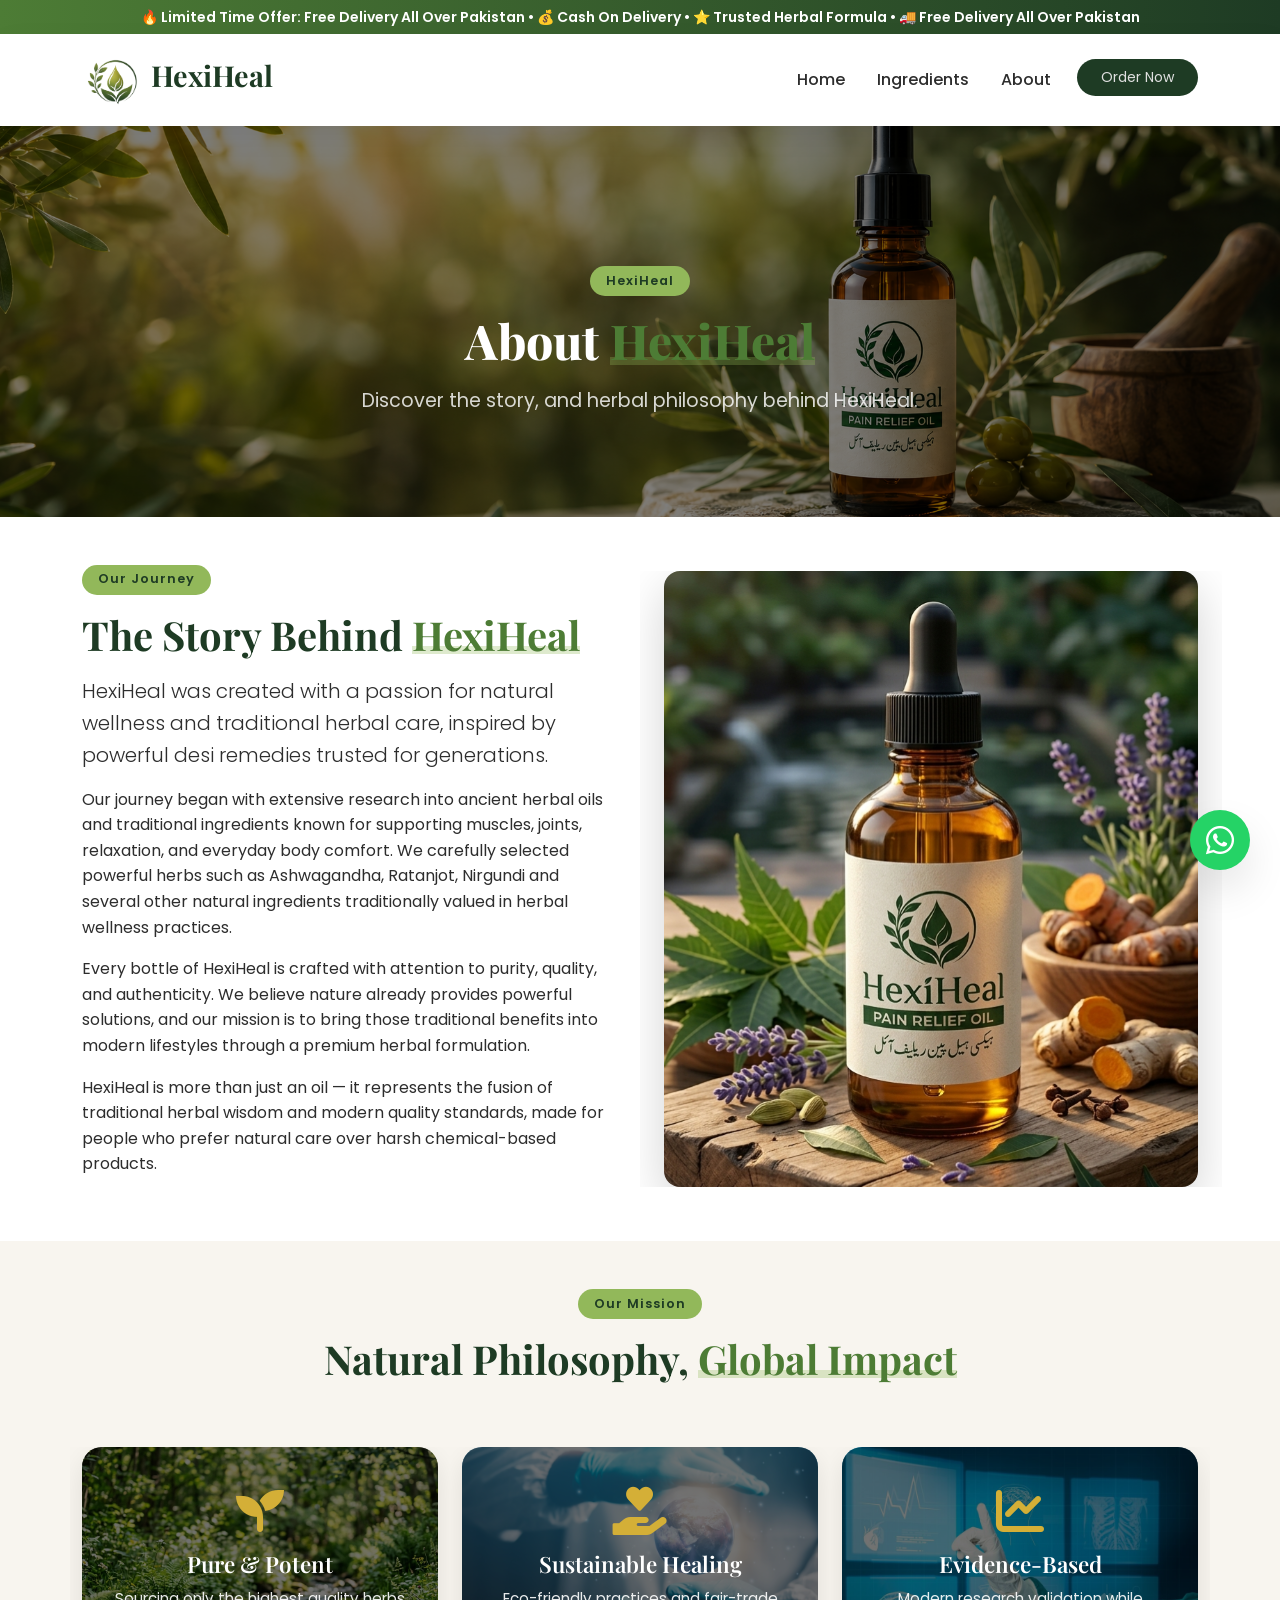
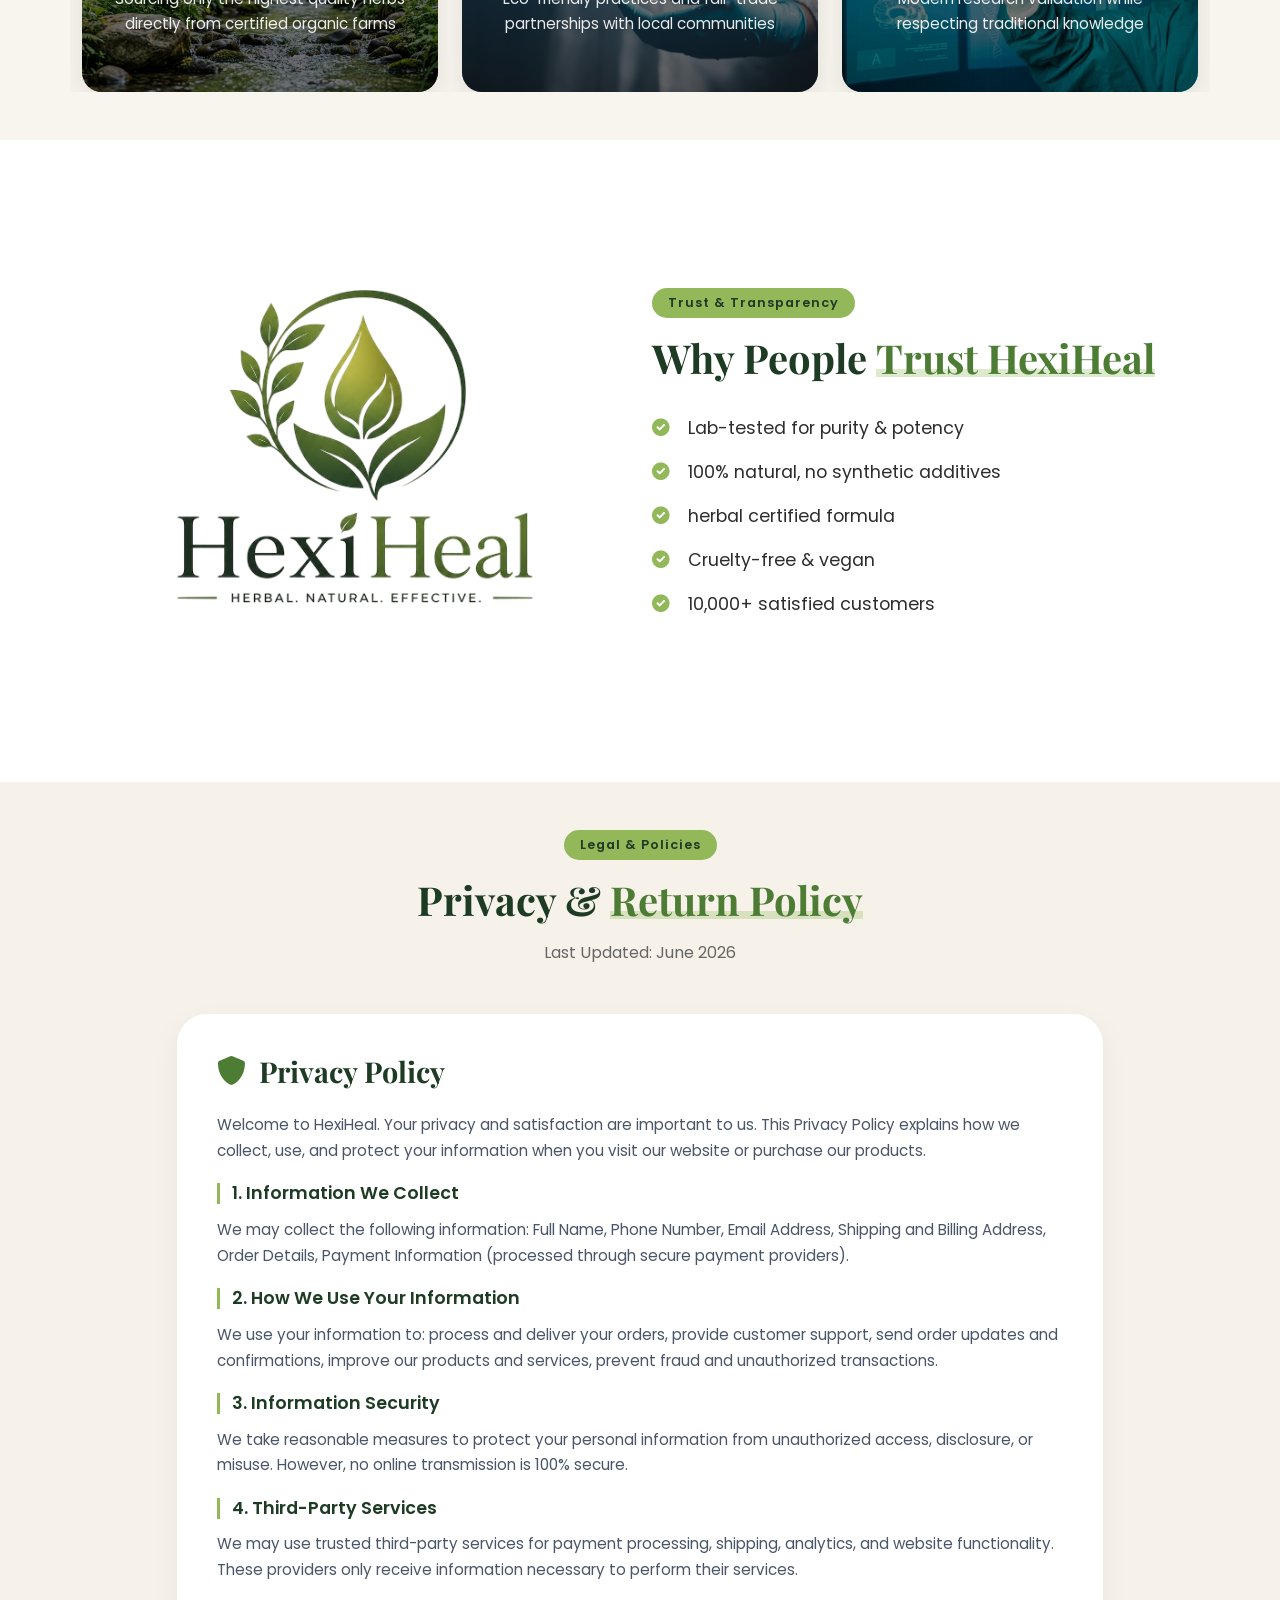
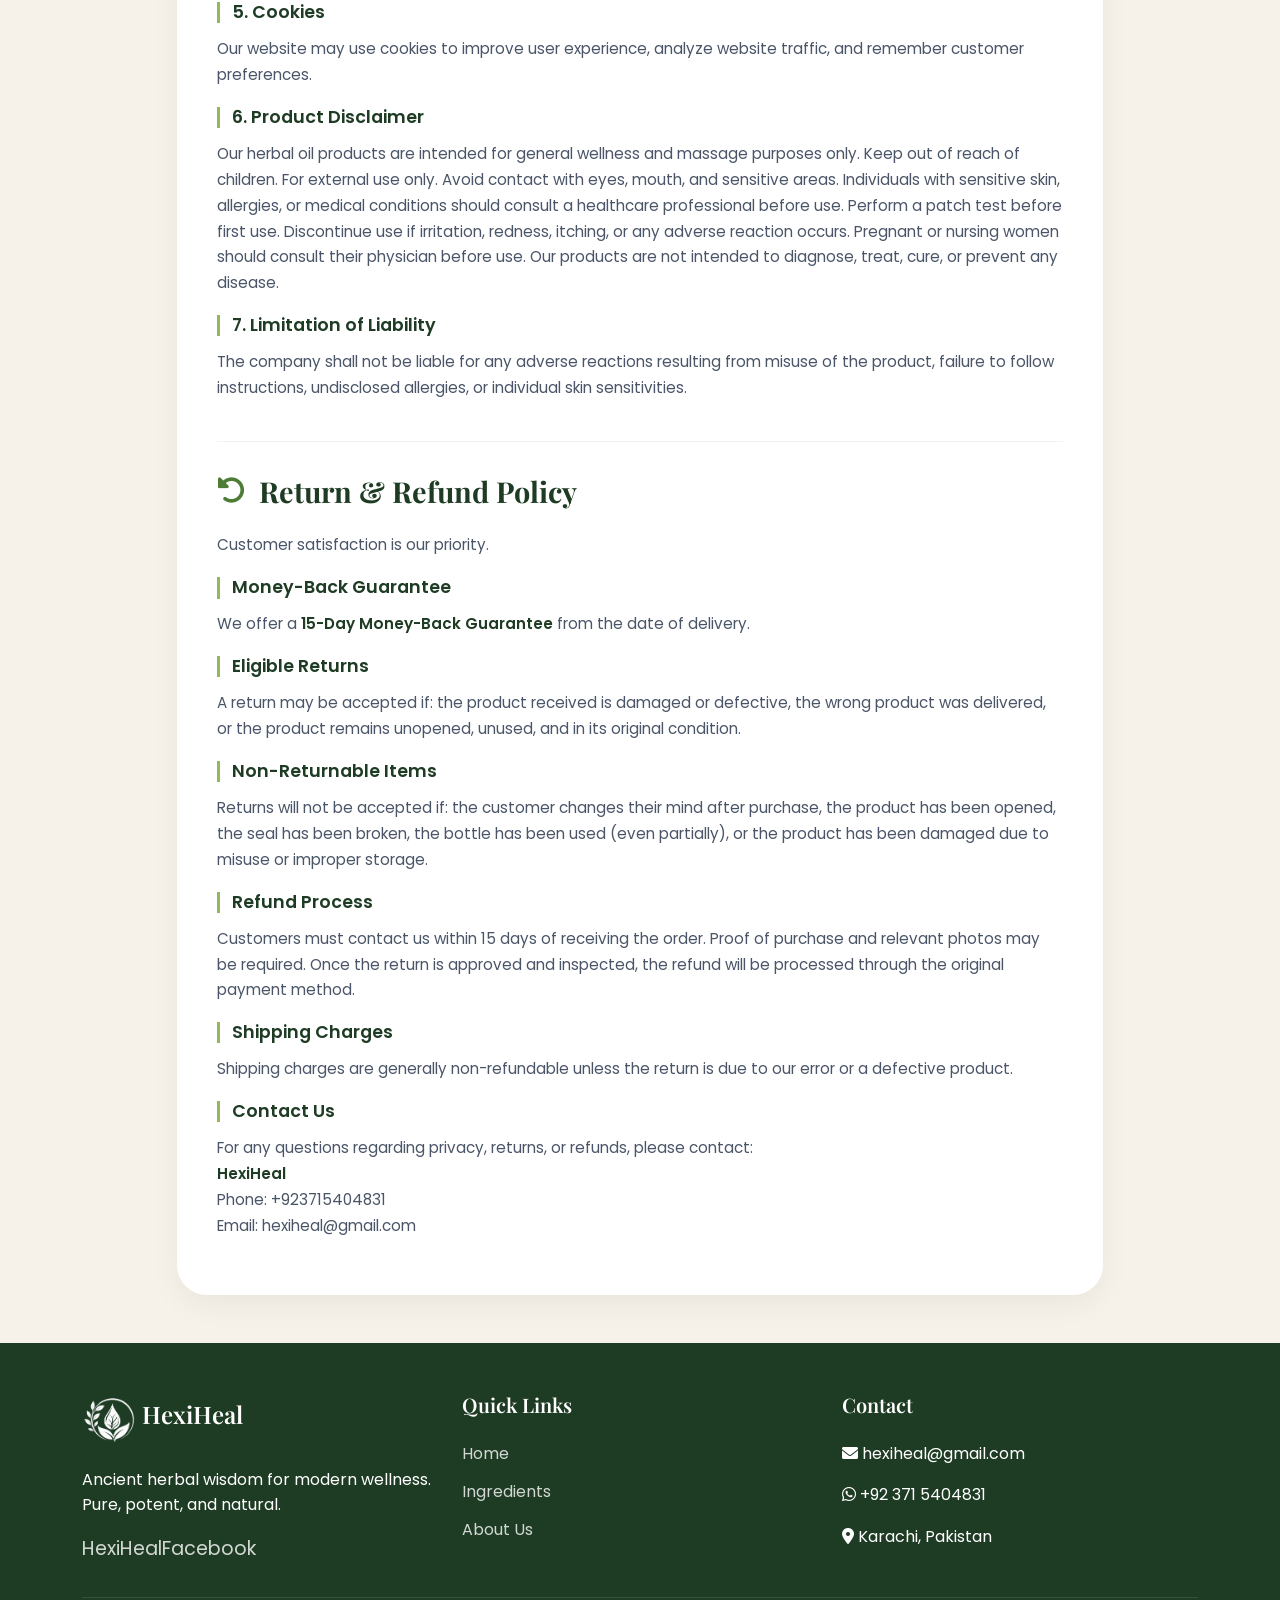
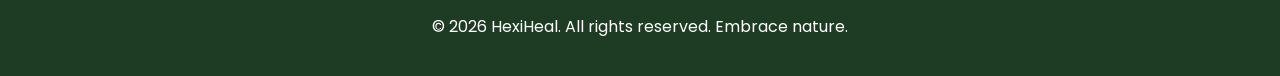
<file: about.html>
<!DOCTYPE html>
<html lang="en">
<head>
  <meta charset="UTF-8">
  <meta name="viewport" content="width=device-width, initial-scale=1.0">
  <title>HexiHeal | Our Story & Philosophy</title>
  <link href="https://cdn.jsdelivr.net/npm/bootstrap@5.3.0-alpha1/dist/css/bootstrap.min.css" rel="stylesheet">
  <link rel="stylesheet" href="https://cdnjs.cloudflare.com/ajax/libs/font-awesome/6.0.0-beta3/css/all.min.css">
  <link href="https://fonts.googleapis.com/css2?family=Playfair+Display:wght@400;500;600;700;800&family=Poppins:wght@300;400;500;600;700&display=swap" rel="stylesheet">
  <link href="https://unpkg.com/aos@2.3.1/dist/aos.css" rel="stylesheet">
  <link rel="stylesheet" href="style.css">
  <link rel="shortcut icon" href="hexiheallogofooter.png" type="image/x-icon">
</head>
<body>
  <div class="top-offer-bar">
  <span class="desktop-offer">
    🔥 Limited Time Offer: Free Delivery All Over Pakistan • 💰 Cash On Delivery • ⭐ Trusted Herbal Formula • 🚚 Free Delivery All Over Pakistan
  </span>

  <span class="mobile-offer">
    🔥 Free Delivery All Over Pakistan 🚚
  </span>
</div>
  <div id="navbar-placeholder"></div>

  <main>
    <!-- Hero Section -->
    <section class="page-hero">
      <div class="overlay"></div>
      <div class="container position-relative">
        <div class="row justify-content-center text-center">
          <div class="col-lg-8">
            <span class="section-badge">HexiHeal</span>
            <h1 class="hero-page-title">
              About <span class="accent-text">HexiHeal</span>
            </h1>
            <p class="hero-page-subtitle">
              Discover the story, and herbal philosophy behind HexiHeal.
            </p>
          </div>
        </div>
      </div>
    </section>

    <!-- Our Story Section -->
    <section class="story-section py-5">
      <div class="container">
        <div class="row align-items-center g-5">
          <div class="col-lg-6" data-aos="fade-right">
            <span class="section-badge">Our Journey</span>
            <h2 class="section-title">
              The Story Behind 
              <span class="accent-text">HexiHeal</span>
            </h2>
            <p class="lead">
              HexiHeal was created with a passion for natural wellness and traditional herbal care, inspired by powerful desi remedies trusted for generations.
            </p>
            <p>
              Our journey began with extensive research into ancient herbal oils and traditional ingredients known for supporting muscles, joints, relaxation, and everyday body comfort. We carefully selected powerful herbs such as Ashwagandha, Ratanjot, Nirgundi and several other natural ingredients traditionally valued in herbal wellness practices.
            </p>
            <p>
              Every bottle of HexiHeal is crafted with attention to purity, quality, and authenticity. We believe nature already provides powerful solutions, and our mission is to bring those traditional benefits into modern lifestyles through a premium herbal formulation.
            </p>
            <p>
              HexiHeal is more than just an oil — it represents the fusion of traditional herbal wisdom and modern quality standards, made for people who prefer natural care over harsh chemical-based products.
            </p>
          </div>
          <div class="col-lg-6 text-center" data-aos="fade-left">
            <img 
              src="hexiheal (10).png" 
              alt="HexiHeal Herbal Oil Story" 
              class="img-fluid rounded-4 shadow-lg story-img"
            >
          </div>
        </div>
      </div>
    </section>

    <!-- Mission Section -->
<section class="mission-section bg-cream py-5">
  <div class="container">

    <div class="text-center mb-5" data-aos="fade-up">
      <span class="section-badge">Our Mission</span>
      <h2 class="section-title">
        Natural Philosophy, <span class="accent-text">Global Impact</span>
      </h2>
    </div>

    <div class="row g-4">

      <!-- Card 1 -->
      <div class="col-md-4" data-aos="zoom-in">
        <div class="mission-card card-1">
          <i class="fas fa-seedling"></i>
          <h4>Pure & Potent</h4>
          <p>Sourcing only the highest quality herbs directly from certified organic farms</p>
        </div>
      </div>

      <!-- Card 2 -->
      <div class="col-md-4" data-aos="zoom-in" data-aos-delay="100">
        <div class="mission-card card-2">
          <i class="fas fa-hand-holding-heart"></i>
          <h4>Sustainable Healing</h4>
          <p>Eco-friendly practices and fair-trade partnerships with local communities</p>
        </div>
      </div>

      <!-- Card 3 -->
      <div class="col-md-4" data-aos="zoom-in" data-aos-delay="200">
        <div class="mission-card card-3">
          <i class="fas fa-chart-line"></i>
          <h4>Evidence-Based</h4>
          <p>Modern research validation while respecting traditional knowledge</p>
        </div>
      </div>

    </div>
  </div>
</section>

    <!-- Trust Section -->
    <section class="trust-section py-5">
      <div class="container">
        <div class="row align-items-center">
          <div class="col-lg-6 order-lg-2" data-aos="fade-left">
            <span class="section-badge">Trust & Transparency</span>
            <h2 class="section-title">Why People <span class="accent-text">Trust HexiHeal</span></h2>
            <div class="trust-list">
              <div><i class="fas fa-check-circle"></i> Lab-tested for purity & potency</div>
              <div><i class="fas fa-check-circle"></i> 100% natural, no synthetic additives</div>
              <div><i class="fas fa-check-circle"></i> herbal certified formula</div>
              <div><i class="fas fa-check-circle"></i> Cruelty-free & vegan</div>
              <div><i class="fas fa-check-circle"></i> 10,000+ satisfied customers</div>
            </div>
          </div>
          <div class="col-lg-6 order-lg-1" data-aos="fade-right">
            <img src="hexiheallogo.png" alt="Trust Badges" class="img-fluid rounded-4">
          </div>
        </div>
      </div>
    </section>

    <!-- Privacy & Return Policy Section -->
    <section class="policy-section py-5 bg-cream">
      <div class="container">
        <div class="text-center mb-5" data-aos="fade-up">
          <span class="section-badge">Legal & Policies</span>
          <h2 class="section-title">Privacy & <span class="accent-text">Return Policy</span></h2>
          <p class="section-subtitle">Last Updated: June 2026</p>
        </div>

        <div class="row justify-content-center">
          <div class="col-lg-10">
            <div class="policy-card" data-aos="fade-up">
              <div class="policy-section-block">
                <h4><i class="fas fa-shield-alt"></i> Privacy Policy</h4>
                <p>Welcome to HexiHeal. Your privacy and satisfaction are important to us. This Privacy Policy explains how we collect, use, and protect your information when you visit our website or purchase our products.</p>
                
                <h5>1. Information We Collect</h5>
                <p>We may collect the following information: Full Name, Phone Number, Email Address, Shipping and Billing Address, Order Details, Payment Information (processed through secure payment providers).</p>
                
                <h5>2. How We Use Your Information</h5>
                <p>We use your information to: process and deliver your orders, provide customer support, send order updates and confirmations, improve our products and services, prevent fraud and unauthorized transactions.</p>
                
                <h5>3. Information Security</h5>
                <p>We take reasonable measures to protect your personal information from unauthorized access, disclosure, or misuse. However, no online transmission is 100% secure.</p>
                
                <h5>4. Third-Party Services</h5>
                <p>We may use trusted third-party services for payment processing, shipping, analytics, and website functionality. These providers only receive information necessary to perform their services.</p>
                
                <h5>5. Cookies</h5>
                <p>Our website may use cookies to improve user experience, analyze website traffic, and remember customer preferences.</p>
                
                <h5>6. Product Disclaimer</h5>
                <p>Our herbal oil products are intended for general wellness and massage purposes only. Keep out of reach of children. For external use only. Avoid contact with eyes, mouth, and sensitive areas. Individuals with sensitive skin, allergies, or medical conditions should consult a healthcare professional before use. Perform a patch test before first use. Discontinue use if irritation, redness, itching, or any adverse reaction occurs. Pregnant or nursing women should consult their physician before use. Our products are not intended to diagnose, treat, cure, or prevent any disease.</p>
                
                <h5>7. Limitation of Liability</h5>
                <p>The company shall not be liable for any adverse reactions resulting from misuse of the product, failure to follow instructions, undisclosed allergies, or individual skin sensitivities.</p>
              </div>

              <div class="policy-section-block mt-4">
                <h4><i class="fas fa-undo-alt"></i> Return & Refund Policy</h4>
                <p>Customer satisfaction is our priority.</p>
                
                <h5>Money-Back Guarantee</h5>
                <p>We offer a <strong>15-Day Money-Back Guarantee</strong> from the date of delivery.</p>
                
                <h5>Eligible Returns</h5>
                <p>A return may be accepted if: the product received is damaged or defective, the wrong product was delivered, or the product remains unopened, unused, and in its original condition.</p>
                
                <h5>Non-Returnable Items</h5>
                <p>Returns will not be accepted if: the customer changes their mind after purchase, the product has been opened, the seal has been broken, the bottle has been used (even partially), or the product has been damaged due to misuse or improper storage.</p>
                
                <h5>Refund Process</h5>
                <p>Customers must contact us within 15 days of receiving the order. Proof of purchase and relevant photos may be required. Once the return is approved and inspected, the refund will be processed through the original payment method.</p>
                
                <h5>Shipping Charges</h5>
                <p>Shipping charges are generally non-refundable unless the return is due to our error or a defective product.</p>
                
                <h5>Contact Us</h5>
                <p>For any questions regarding privacy, returns, or refunds, please contact:<br>
                <strong>HexiHeal</strong><br>
                Phone: +923715404831<br>
                Email: hexiheal@gmail.com</p>
              </div>
            </div>
          </div>
        </div>
      </div>
    </section>
  </main>

  <div id="footer-placeholder"></div>
  <a href="https://wa.me/923715404831" class="whatsapp-float" target="_blank"><i class="fab fa-whatsapp"></i></a>

  <script src="https://cdn.jsdelivr.net/npm/bootstrap@5.3.0-alpha1/dist/js/bootstrap.bundle.min.js"></script>
  <script src="https://unpkg.com/aos@2.3.1/dist/aos.js"></script>
  <script src="components.js"></script>
  <script src="app.js"></script>
</body>
</html>
</file>
<file: style.css>
:root {
  --dark-green: #1e3b24;
  --olive-green: #4d7c35;
  --accent-green: #92b85a;
  --cream-bg: #f6f2ea;
  --white: #ffffff;
  --shadow-sm: 0 10px 30px rgba(0,0,0,0.05);
  --shadow-hover: 0 20px 40px rgba(0,0,0,0.1);
  --transition-smooth: all 0.3s cubic-bezier(0.4, 0, 0.2, 1);
}

* {
  margin: 0;
  padding: 0;
  box-sizing: border-box;
}

html,
body {
  overflow-x: hidden;
}

[data-aos] {
  overflow-x: hidden;
}
body {
  font-family: 'Poppins', sans-serif;
  background-color: var(--white);
  color: #2d2d2d;
  overflow-x: hidden;
  line-height: 1.6;
}

h1, h2, h3, h4, h5, .navbar-brand {
  font-family: 'Playfair Display', serif;
  font-weight: 700;
  line-height: 1.2;
}

/* Custom Scrollbar */
::-webkit-scrollbar {
  display: none;
}

/* ::-webkit-scrollbar-track {
  background: var(--cream-bg);
}

::-webkit-scrollbar-thumb {
  background: var(--olive-green);
  border-radius: 10px;
}

::-webkit-scrollbar-thumb:hover {
  background: var(--dark-green);
} */

/* Navbar */
.navbar {
  background: rgba(255,255,255,0.95);
  backdrop-filter: blur(10px);
  box-shadow: var(--shadow-sm);
  padding: 1rem 0;
  transition: var(--transition-smooth);
}

.sticky-navbar {
  position: sticky;
  top: 0;
  z-index: 1000;
}

.navbar-brand {
  font-size: 1.8rem;
  font-weight: 700;
  color: var(--dark-green) !important;
  transition: var(--transition-smooth);
}

.navbar-brand i {
  color: var(--olive-green);
  margin-right: 8px;
}

.nav-link {
  color: #2d2d2d !important;
  font-weight: 500;
  margin: 0 0.5rem;
  transition: var(--transition-smooth);
  position: relative;
}

.nav-link::after {
  content: '';
  position: absolute;
  bottom: -5px;
  left: 50%;
  transform: translateX(-50%);
  width: 0;
  height: 2px;
  background: var(--olive-green);
  transition: width 0.3s ease;
}

.nav-link:hover::after {
  width: 80%;
}

.nav-link:hover {
  color: var(--olive-green) !important;
  transform: translateY(-2px);
}

.nav-cta {
  background: var(--dark-green) !important;
  color: white !important;
  padding: 0.5rem 1.5rem !important;
  border-radius: 50px !important;
  transition: var(--transition-smooth) !important;
}

.nav-cta:hover {
  background: var(--olive-green) !important;
  transform: translateY(-2px) !important;
  box-shadow: var(--shadow-hover);
}

.nav-cta::after {
  display: none;
}

/* Hero Section */
.hero-section {
  position: relative;
  padding: 100px 0 80px;
  background: linear-gradient(135deg, var(--cream-bg) 0%, #ffffff 100%);
  overflow: hidden;
}

.herbal-badge {
  display: inline-block;
  background: var(--accent-green);
  color: var(--dark-green);
  padding: 0.5rem 1rem;
  border-radius: 50px;
  font-size: 0.9rem;
  font-weight: 600;
  margin-bottom: 1.5rem;
  animation: fadeInUp 0.6s ease;
}

.hero-title {
  font-size: 3.5rem;
  font-weight: 800;
  line-height: 1.2;
  margin-bottom: 1.5rem;
  color: var(--dark-green);
  animation: fadeInUp 0.8s ease;
}

.accent-text {
  color: var(--olive-green);
  position: relative;
  display: inline-block;
}

.accent-text::after {
  content: '';
  position: absolute;
  bottom: 5px;
  left: 0;
  width: 100%;
  height: 8px;
  background: rgba(146, 184, 90, 0.3);
  z-index: -1;
}

.hero-subtitle {
  font-size: 1.2rem;
  color: #555;
  margin-bottom: 2rem;
  animation: fadeInUp 1s ease;
}

.hero-buttons {
  animation: fadeInUp 1.2s ease;
}

.cta-btn {
  background: var(--dark-green);
  border: none;
  padding: 1rem 2rem;
  border-radius: 50px;
  font-weight: 600;
  transition: var(--transition-smooth);
  margin-right: 1rem;
}

.cta-btn:hover {
  background: var(--olive-green);
  transform: translateY(-3px);
  box-shadow: var(--shadow-hover);
}

.btn-outline-secondary {
  border: 2px solid var(--dark-green);
  color: var(--dark-green);
  padding: 1rem 2rem;
  border-radius: 50px;
  font-weight: 600;
  transition: var(--transition-smooth);
}

.btn-outline-secondary:hover {
  background: var(--dark-green);
  color: white;
  transform: translateY(-3px);
  box-shadow: var(--shadow-hover);
}

.trust-badges span {
  margin-right: 1.5rem;
  font-size: 0.9rem;
  color: #666;
  transition: var(--transition-smooth);
}

.trust-badges span:hover {
  transform: translateY(-2px);
  color: var(--dark-green);
}

.trust-badges i {
  color: var(--accent-green);
  margin-right: 0.5rem;
}

.hero-img-wrapper {
  position: relative;
  animation: float 3s ease-in-out infinite;
}

.floating-leaf {
  position: absolute;
  font-size: 2rem;
  color: var(--accent-green);
  animation: spin 8s linear infinite;
  opacity: 0.6;
}

.leaf-1 { top: 10%; left: 0; }
.leaf-2 { bottom: 10%; right: 0; }

@keyframes float {
  0%, 100% { transform: translateY(0px); }
  50% { transform: translateY(-20px); }
}

@keyframes spin {
  from { transform: rotate(0deg); }
  to { transform: rotate(360deg); }
}

@keyframes fadeInUp {
  from {
    opacity: 0;
    transform: translateY(30px);
  }
  to {
    opacity: 1;
    transform: translateY(0);
  }
}

/* Section Styles */
.section-badge {
  display: inline-block;
  background: var(--accent-green);
  color: var(--dark-green);
  padding: 0.3rem 1rem;
  border-radius: 50px;
  font-size: 0.8rem;
  font-weight: 600;
  margin-bottom: 1rem;
  letter-spacing: 1px;
}

.section-title {
  font-size: 2.5rem;
  font-weight: 700;
  margin-bottom: 1rem;
  color: var(--dark-green);
}

.section-subtitle {
  color: #666;
  max-width: 600px;
  margin: 0 auto;
}

.bg-cream {
  background: var(--cream-bg);
}

/* ============================================
   CARDS WITH BACKGROUND IMAGES 
   (Pain, Feature, Benefit Sections)
   ============================================ */

/* --- Base Styles for all cards --- */
.pain-card,
.feature-card,
.benefit-card {
  position: relative;
  overflow: hidden;
  padding: 2rem;
  text-align: center;
  border-radius: 20px;
  min-height: 220px;
  display: flex;
  flex-direction: column;
  justify-content: center;
  align-items: center;
  background-size: cover;
  background-position: center;
  background-repeat: no-repeat;
  transition: var(--transition-smooth);
  box-shadow: var(--shadow-sm);
  border: none;
  color: #ffffff;
  z-index: 1;
}

/* --- Dark Overlay (for text readability) --- */
.pain-card::before,
.feature-card::before,
.benefit-card::before {
  content: '';
  position: absolute;
  inset: 0;
  background: rgba(0, 0, 0, 0.55);
  border-radius: 20px;
  z-index: -1;
  transition: var(--transition-smooth);
}

/* --- Hover Overlay Lightening & Zoom Effect --- */
.pain-card:hover::before,
.feature-card:hover::before,
.benefit-card:hover::before {
  background: rgba(0, 0, 0, 0.35);
}

.pain-card:hover,
.feature-card:hover,
.benefit-card:hover {
  transform: translateY(-8px) scale(1.02);
  box-shadow: var(--shadow-hover);
}

/* --- Content Positioning (above overlay) --- */
.pain-card *,
.feature-card *,
.benefit-card * {
  position: relative;
  z-index: 2;
}

/* --- Icon Styling (Golden for premium look) --- */
.pain-card i,
.feature-card i,
.benefit-card i {
  font-size: 3rem;
  color: #ffe082;
  margin-bottom: 1rem;
  transition: var(--transition-smooth);
}

.pain-card:hover i,
.feature-card:hover i,
.benefit-card:hover i {
  transform: scale(1.1);
}

/* --- Text Colors --- */
.pain-card h4,
.feature-card h4,
.benefit-card h4 {
  font-size: 1.3rem;
  font-weight: 700;
  color: #ffffff;
  margin-bottom: 0.5rem;
}

.pain-card p,
.feature-card p,
.benefit-card p {
  color: rgba(255, 255, 255, 0.9);
  margin: 0;
  font-size: 0.95rem;
}

/* ============================================
   PAIN CARDS (4)
   ============================================ */

.row .col-md-3:nth-child(1) .pain-card{
  background-image:url('joints-pain.png');
}

.row .col-md-3:nth-child(2) .pain-card{
  background-image:url('fatigue.png');
}

.row .col-md-3:nth-child(3) .pain-card{
  background-image:url('mucles-stiffness.png');
}

.row .col-md-3:nth-child(4) .pain-card{
  background-image:url('stress-pain.png');
}

/* ============================================
   FEATURE CARDS (6)
   ============================================ */

.why-choose .col-md-4:nth-child(1) .feature-card{
  background-image:url('herbal-formula.png');
}

.why-choose .col-md-4:nth-child(2) .feature-card{
  background-image:url('traditional-ingrdients.png');
}

.why-choose .col-md-4:nth-child(3) .feature-card{
  background-image:url('deep-relief.png');
}

.why-choose .col-md-4:nth-child(4) .feature-card{
  background-image:url('no-harsh-chemicals.png');
}

.why-choose .col-md-4:nth-child(5) .feature-card{
  background-image:url('relaxation-support.png');
}

.why-choose .col-md-4:nth-child(6) .feature-card{
  background-image:url('lab-tested.jpeg');
}

/* ============================================
   BENEFIT CARDS (5)
   ============================================ */

.benefits .col-md-4:nth-child(1) .benefit-card{
  background-image:url('deep-relief.png');
}

.benefits .col-md-4:nth-child(2) .benefit-card{
  background-image:url('mucles-stiffness.png');
}

.benefits .col-md-4:nth-child(3) .benefit-card{
  background-image:url('better-circulation.webp');
}

.benefits .col-md-4:nth-child(4) .benefit-card{
  background-image:url('joints-support.avif');
}

.benefits .col-md-4:nth-child(5) .benefit-card{
  background-image:url('stress-relief.jpg');
}
.benefits .col-md-4:nth-child(6) .benefit-card{
  background-image:url('natural-recovery.jpg');
}

/* ============================================
   COMMON CARD STYLING
   ============================================ */

.pain-card,
.feature-card,
.benefit-card{
  position:relative;
  overflow:hidden;

  min-height:250px;
  border-radius:20px;

  background-size:cover;
  background-position:center;
  background-repeat:no-repeat;

  display:flex;
  flex-direction:column;
  justify-content:center;
  align-items:center;

  text-align:center;
  color:#fff;
  padding:2rem;
}

/* Dark Overlay */

.pain-card::before,
.feature-card::before,
.benefit-card::before{
  content:"";
  position:absolute;
  inset:0;
  background:rgba(0,0,0,0.55);
}

/* Keep Content Above Overlay */

.pain-card *,
.feature-card *,
.benefit-card *{
  position:relative;
  z-index:2;
}

/* Icons */

.pain-card i,
.feature-card i,
.benefit-card i{
  font-size:2.5rem;
  margin-bottom:15px;
}

/* Hover Effect */

.pain-card:hover,
.feature-card:hover,
.benefit-card:hover{
  transform:translateY(-8px);
  transition:0.3s ease;
}

/* ============================================
   MOBILE
   ============================================ */

@media (max-width:575px){

  .pain-card,
  .feature-card,
  .benefit-card{
    min-height:180px;
    padding:1.2rem;
  }

  .pain-card i,
  .feature-card i,
  .benefit-card i{
    font-size:2rem;
  }

  .pain-card h4,
  .feature-card h4,
  .benefit-card h4{
    font-size:1.1rem;
  }

  .pain-card p,
  .feature-card p,
  .benefit-card p{
    font-size:0.85rem;
  }
}
/* Testimonial Cards */
.testimonial-card {
  background: white;
  padding: 2rem;
  border-radius: 20px;
  box-shadow: var(--shadow-sm);
  position: relative;
  transition: var(--transition-smooth);
  height: 100%;
}

.testimonial-card:hover {
  transform: translateY(-5px);
  box-shadow: var(--shadow-hover);
}

.testimonial-card i {
  font-size: 2rem;
  color: var(--accent-green);
  opacity: 0.5;
  margin-bottom: 1rem;
}

.stars {
  color: #ffc107;
  margin-top: 1rem;
  font-size: 0.9rem;
}

/* FAQ Accordion */
.accordion-item {
  border: none;
  margin-bottom: 1rem;
  border-radius: 15px !important;
  overflow: hidden;
  box-shadow: var(--shadow-sm);
}

.accordion-button {
  background: white;
  font-weight: 600;
  padding: 1.2rem;
  font-size: 1rem;
}

.accordion-button:focus {
  box-shadow: none;
  border-color: transparent;
}

.accordion-button:not(.collapsed) {
  background: var(--cream-bg);
  color: var(--dark-green);
}

.accordion-body {
  padding: 1.5rem;
  color: #666;
}

/* Final CTA */
.final-cta {
  background: linear-gradient(135deg, var(--dark-green), var(--olive-green));
  padding: 80px 0;
  color: white;
  text-align: center;
  position: relative;
  overflow: hidden;
}

.final-cta::before {
  content: '🌿';
  position: absolute;
  font-size: 15rem;
  opacity: 0.1;
  bottom: -50px;
  right: -50px;
}

.final-cta h2 {
  font-size: 2.5rem;
  margin-bottom: 1rem;
  animation: fadeInUp 0.8s ease;
}

.final-cta p {
  font-size: 1.1rem;
  margin-bottom: 2rem;
  opacity: 0.9;
}

.cta-btn-light {
  background: white;
  color: var(--dark-green);
  padding: 1rem 2rem;
  border-radius: 50px;
  font-weight: 600;
  margin-top: 1rem;
  transition: var(--transition-smooth);
  border: none;
}

.cta-btn-light:hover {
  transform: translateY(-3px);
  box-shadow: var(--shadow-hover);
  color: var(--olive-green);
}

/* WhatsApp Float */
.whatsapp-float {
  position: fixed;
  bottom: 30px;
  right: 30px;
  background: #25D366;
  color: white;
  width: 60px;
  height: 60px;
  border-radius: 50%;
  display: flex;
  align-items: center;
  justify-content: center;
  font-size: 2rem;
  box-shadow: var(--shadow-hover);
  z-index: 1000;
  transition: var(--transition-smooth);
  text-decoration: none;
}

.whatsapp-float:hover {
  transform: scale(1.1) rotate(360deg);
  color: white;
  background: #128C7E;
}

/* Footer */
.footer {
  background: var(--dark-green);
  color: white;
  padding: 50px 0 20px;
}

.footer h4, .footer h5 {
  margin-bottom: 1.5rem;
  font-weight: 600;
}

.footer-links {
  list-style: none;
  padding: 0;
}

.footer-links li {
  margin-bottom: 0.8rem;
}

.footer-links a {
  color: white;
  text-decoration: none;
  opacity: 0.8;
  transition: var(--transition-smooth);
}

.footer-links a:hover {
  opacity: 1;
  padding-left: 5px;
}

.social-links a {
  color: white;
  margin-right: 1rem;
  font-size: 1.2rem;
  opacity: 0.8;
  transition: var(--transition-smooth);
  display: inline-block;
}

.social-links a:hover {
  opacity: 1;
  transform: translateY(-3px);
}

.footer-bottom {
  margin-top: 2rem;
  padding-top: 1rem;
  border-top: 1px solid rgba(255,255,255,0.1);
  text-align: center;
}

/* Ingredient Cards (Glassmorphism) */
.ingredient-card {
  background: rgba(255,255,255,0.9);
  backdrop-filter: blur(10px);
  border-radius: 20px;
  overflow: hidden;
  box-shadow: var(--shadow-sm);
  transition: var(--transition-smooth);
  height: 100%;
}

.ingredient-card:hover {
  transform: translateY(-10px);
  box-shadow: var(--shadow-hover);
}

.ingredient-img {
  width: 100%;
  height: 250px;
  object-fit: cover;
  transition: var(--transition-smooth);
}

.ingredient-card:hover .ingredient-img {
  transform: scale(1.05);
}

.ingredient-info {
  padding: 1.5rem;
}

.ingredient-info h4 {
  font-size: 1.3rem;
  margin-bottom: 0.5rem;
  color: var(--dark-green);
}

.benefit-badge {
  display: inline-block;
  background: var(--accent-green);
  color: var(--dark-green);
  padding: 0.3rem 1rem;
  border-radius: 50px;
  font-size: 0.8rem;
  font-weight: 600;
  margin-top: 1rem;
}

/* Page Hero */
.page-hero {
  background: linear-gradient(135deg, var(--dark-green), var(--olive-green));
  padding: 100px 0 80px;
  color: white;
  text-align: center;
}

.page-hero h1 {
  font-size: 3rem;
  margin-bottom: 1rem;
}

.page-hero p {
  font-size: 1.2rem;
  opacity: 0.9;
}
/* =========================
   Mission Section
========================= */

.mission-section {
  background: #f8f5ef;
}

/* CARD BASE */
.mission-card {
  position: relative;
  background-size: cover;
  background-position: center;
  border-radius: 20px;
  padding: 2.5rem 2rem;
  text-align: center;
  height: 100%;
  overflow: hidden;
  box-shadow: 0 10px 30px rgba(0,0,0,0.1);
  transition: all 0.4s ease;
  color: #fff;
}

/* DARK OVERLAY */
.mission-card::before {
  content: "";
  position: absolute;
  inset: 0;
  background: rgba(0,0,0,0.55);
  transition: 0.4s ease;
}

/* CONTENT ABOVE OVERLAY */
.mission-card * {
  position: relative;
  z-index: 1;
}

/* HOVER EFFECT */
.mission-card:hover {
  transform: translateY(-10px);
  box-shadow: 0 20px 50px rgba(0,0,0,0.25);
}

.mission-card:hover::before {
  background: rgba(0,0,0,0.65);
}

/* ICON */
.mission-card i {
  font-size: 3rem;
  margin-bottom: 1rem;
  color: #d4af37; /* golden accent */
}

/* TEXT */
.mission-card h4 {
  font-size: 1.4rem;
  margin-bottom: 0.6rem;
  font-weight: 600;
}

.mission-card p {
  font-size: 0.95rem;
  opacity: 0.9;
}

/* =========================
   BACKGROUND IMAGES
========================= */

.card-1 {
  background-image: url("pure-potent.png");
}

.card-2 {
  background-image: url("sustainable-healing.webp");
}

.card-3 {
  background-image: url("evidence-based.jpg");
}

.trust-list {
  margin-top: 2rem;
}

.trust-list div {
  margin-bottom: 1rem;
  font-size: 1.1rem;
}

.trust-list i {
  color: var(--accent-green);
  margin-right: 0.8rem;
}

/* Image Styles */
.hero-product {
  max-width: 120%;
  height: auto;
  display: block !important;
  opacity: 1 !important;
  visibility: visible !important;
  position: relative;
  z-index: 5;
  filter: drop-shadow(0 25px 40px rgba(0,0,0,0.25));
  transition: all .5s ease !important;
}

.hero-product:hover {
  transform:scale(1.1);
}

.hero-img-wrapper {
  position: relative;
  z-index: 5;
}

.herbal-bg-overlay {
  z-index: 1;
}

.story-section img,
.mission-section img,
.trust-section img {
  position: relative;
  z-index: 5;
  opacity: 1 !important;
  visibility: visible !important;
  display: block;
  max-width: 100%;
  height: auto;
  border-radius: 20px;
  transition: var(--transition-smooth);
}

.story-section img:hover,
.mission-section img:hover,
.trust-section img:hover {
  transform: scale(1.02);
  box-shadow: var(--shadow-hover);
}

/* ============================================
   RESPONSIVE DESIGN - Mobile First Approach
   ============================================ */

/* Large Desktop (1200px and above) */
@media (min-width: 1200px) {
  .container {
    max-width: 1140px;
  }
  
  .hero-title {
    font-size: 4rem;
  }
}

/* Desktop (992px to 1199px) */
@media (min-width: 992px) and (max-width: 1199px) {
  .hero-title {
    font-size: 3rem;
  }
  
  .section-title {
    font-size: 2.2rem;
  }
  
  .ingredient-img {
    height: 220px;
  }
}

/* Tablet (768px to 991px) */
@media (min-width: 768px) and (max-width: 991px) {
  .hero-section {
    padding: 80px 0 60px;
  }
  
  .hero-title {
    font-size: 2.5rem;
  }
  
  .hero-subtitle {
    font-size: 1rem;
  }
  
  .section-title {
    font-size: 2rem;
  }
  
  .pain-card, .feature-card, .benefit-card {
    padding: 1.5rem;
  }
  
  .ingredient-img {
    height: 200px;
  }
  
  .page-hero h1 {
    font-size: 2.5rem;
  }
  
  .final-cta h2 {
    font-size: 2rem;
  }
  
  .trust-badges span {
    margin-right: 1rem;
    font-size: 0.8rem;
  }
}

/* Mobile Landscape (576px to 767px) */
@media (min-width: 576px) and (max-width: 767px) {
  .hero-section {
    padding: 60px 0 40px;
  }
  
  .hero-title {
    font-size: 2rem;
  }
  
  .hero-subtitle {
    font-size: 0.95rem;
  }
  
  .hero-buttons .btn {
    padding: 0.75rem 1.5rem;
    font-size: 0.9rem;
    margin-bottom: 1rem;
  }
  
  .section-title {
    font-size: 1.8rem;
  }
  
  .pain-card, .feature-card, .benefit-card {
    padding: 1.2rem;
  }
  
  .pain-card i {
    font-size: 2.5rem;
  }
  
  .feature-card i, .benefit-card i {
    font-size: 2rem;
  }
  
  .testimonial-card {
    padding: 1.5rem;
  }
  
  .ingredient-img {
    height: 250px;
  }
  
  .page-hero {
    padding: 80px 0 60px;
  }
  
  .page-hero h1 {
    font-size: 2rem;
  }
  
  .final-cta {
    padding: 60px 0;
  }
  
  .final-cta h2 {
    font-size: 1.8rem;
  }
  
  .whatsapp-float {
    width: 50px;
    height: 50px;
    font-size: 1.5rem;
    bottom: 20px;
    right: 20px;
  }
}

/* Mobile Portrait (up to 575px) */
@media (max-width: 575px) {
  /* General */
  body {
    font-size: 14px;
  }
  
  /* Navbar */
  .navbar-brand {
    font-size: 1.4rem;
  }
  
  .navbar-toggler {
    border: none;
    padding: 0.5rem;
  }
  
  .navbar-toggler:focus {
    box-shadow: none;
  }
  
  .nav-link {
    margin: 0.5rem 0;
    text-align: center;
  }
  

  
  /* Hero Section */
  .hero-section {
    padding: 50px 0 40px;
  }
  
  .herbal-badge {
    font-size: 0.8rem;
    padding: 0.3rem 0.8rem;
  }
  
  .hero-title {
    font-size: 1.8rem;
  }
  
  .hero-subtitle {
    font-size: 0.9rem;
  }
  
  .hero-buttons {
    display: flex;
    flex-direction: column;
    gap: 1rem;
  }
  
  .hero-buttons .btn {
    width: 100%;
    margin-right: 0;
    padding: 0.75rem 1.5rem;
    font-size: 0.9rem;
  }
  
  .trust-badges {
    display: flex;
    flex-wrap: wrap;
    gap: 0.8rem;
    justify-content: center;
  }
  
  .trust-badges span {
    margin-right: 0;
    font-size: 0.75rem;
  }
  
  .floating-leaf {
    font-size: 1.2rem;
  }
  
  /* Section Titles */
  .section-badge {
    font-size: 0.7rem;
  }
  
  .section-title {
    font-size: 1.6rem;
  }
  
  .section-subtitle {
    font-size: 0.9rem;
  }
  
  /* Cards */
  .pain-card, .feature-card, .benefit-card, .testimonial-card, .mission-card {
    padding: 1.2rem;
  }
  
  .pain-card i {
    font-size: 2rem;
  }
  
  .pain-card h4, .feature-card h4, .benefit-card h4 {
    font-size: 1.1rem;
  }
  
  .feature-card i, .benefit-card i {
    font-size: 1.8rem;
  }
  
  
  /* Testimonials */
  .testimonial-card p {
    font-size: 0.9rem;
  }
  
  .testimonial-card h5 {
    font-size: 1rem;
  }
  
  /* FAQ */
  .accordion-button {
    padding: 1rem;
    font-size: 0.9rem;
  }
  
  .accordion-body {
    padding: 1rem;
    font-size: 0.9rem;
  }
  
  /* Final CTA */
  .final-cta {
    padding: 50px 0;
  }
  
  .final-cta h2 {
    font-size: 1.5rem;
  }
  
  .final-cta p {
    font-size: 0.9rem;
  }
  
  .cta-btn-light {
    padding: 0.75rem 1.5rem;
    font-size: 0.9rem;
  }
  
  /* Footer */
  .footer {
    padding: 40px 0 20px;
  }
  
  .footer h4, .footer h5 {
    font-size: 1.2rem;
    margin-bottom: 1rem;
  }
  
  .footer p, .footer-links li {
    font-size: 0.85rem;
  }
  
  
  .social-links {
    margin-top: 1rem;
  }
  
  /* Ingredients Page */
  .ingredient-img {
    height: 200px;
  }
  
  .ingredient-info {
    padding: 1rem;
  }
  
  .ingredient-info h4 {
    font-size: 1.1rem;
  }
  
  .ingredient-info p {
    font-size: 0.85rem;
  }
  
  .benefit-badge {
    font-size: 0.7rem;
  }
  
  /* About Page */
  .page-hero {
    padding: 60px 0 50px;
  }
  
  .page-hero h1 {
    font-size: 1.8rem;
  }
  
  .page-hero p {
    font-size: 0.9rem;
  }
  
  .story-section .lead {
    font-size: 1rem;
  }
  
  .trust-list div {
    font-size: 0.9rem;
  }
  
  /* WhatsApp Float */
  .whatsapp-float {
    width: 45px;
    height: 45px;
    font-size: 1.3rem;
    bottom: 15px;
    right: 15px;
  }
  
  /* Spacing Adjustments */
  .py-5 {
    padding-top: 3rem !important;
    padding-bottom: 3rem !important;
  }
  
  .mt-5 {
    margin-top: 2rem !important;
  }
  
  .mb-5 {
    margin-bottom: 2rem !important;
  }
  
  .g-4 {
    --bs-gutter-y: 1rem;
  }
}

/* Extra Small Devices (up to 375px) */
@media (max-width: 375px) {
  .hero-title {
    font-size: 1.6rem;
  }
  
  .section-title {
    font-size: 1.4rem;
  }
  
  .pain-card, .feature-card, .benefit-card {
    padding: 1rem;
  }
  
  .pain-card h4 {
    font-size: 1rem;
  }
  
  .btn {
    font-size: 0.85rem;
  }
}

/* Print Styles */
@media print {
  .whatsapp-float, .nav-cta, .hero-buttons .btn {
    display: none;
  }
  
  body {
    background: white;
    color: black;
  }
  
  .hero-section, .final-cta {
    background: white;
    color: black;
  }
}

/* Hover Effects for Touch Devices */
@media (hover: hover) {
  .feature-card:hover, .benefit-card:hover, .pain-card:hover {
    transform: translateY(-5px);
  }
}

/* Loading Animation */
@keyframes shimmer {
  0% {
    background-position: -1000px 0;
  }
  100% {
    background-position: 1000px 0;
  }
}

.loading {
  background: linear-gradient(90deg, #f0f0f0 25%, #e0e0e0 50%, #f0f0f0 75%);
  background-size: 1000px 100%;
  animation: shimmer 2s infinite;
}

/* Utility Classes */
.text-center-mobile {
  text-align: center;
}

@media (max-width: 767px) {
  .text-center-mobile {
    text-align: center !important;
  }
  
  .order-first-mobile {
    order: -1;
  }
}

.page-hero{
  position: relative;
  padding: 140px 0 100px;
  background: url('hero\ image.png') center/cover no-repeat;
  overflow: hidden;
}

.page-hero .overlay{
  position: absolute;
  inset: 0;
  background: rgba(0, 0, 0, 0.5);
  z-index: 1;
}

.page-hero .container{
  position: relative;
  z-index: 2;
}

.hero-page-title{
  font-size: 4rem;
  font-weight: 800;
  color: white;
  margin-bottom: 1rem;
}

.hero-page-subtitle{
  color: rgba(255,255,255,0.9);
  font-size: 1.2rem;
  max-width: 700px;
  margin: auto;
}

@media(max-width:768px){

  .hero-page-title{
    font-size: 2.5rem;
  }

  .page-hero{
    padding: 100px 0 70px;
  }

}

.offer-badge{
  display: inline-block;
  background: rgba(255,255,255,0.15);
  color: white;
  padding: 0.5rem 1.2rem;
  border-radius: 50px;
  font-weight: 600;
  backdrop-filter: blur(10px);
}

.offer-price{
  margin-top: 1.5rem;
}

.old-price{
  text-decoration: line-through;
  opacity: 0.7;
  font-size: 1.5rem;
  margin-right: 10px;
}

.new-price{
  font-size: 3rem;
  font-weight: 800;
  color: #ffe082;
}

.countdown-wrapper{
  display: flex;
  justify-content: center;
  gap: 1rem;
  flex-wrap: wrap;
}

.time-box{
  background: rgba(255,255,255,0.12);
  backdrop-filter: blur(10px);
  padding: 1rem 1.5rem;
  border-radius: 20px;
  min-width: 100px;
}

.time-box span{
  display: block;
  font-size: 2rem;
  font-weight: 700;
  color: white;
}

.time-box small{
  color: rgba(255,255,255,0.8);
}

.offer-warning{
  font-weight: 500;
  color: rgba(255,255,255,0.9);
}


  .nav-cta {
    display: inline-block;
    width: auto;
    margin-left: 10px;
    color: #e0e0e0 !important;
    background-color: #1e3b24;
    border: none;
    outline: none;
  }

  /* ============================================
   PRIVACY & RETURN POLICY SECTION STYLES
   ============================================ */

.policy-section {
  position: relative;
  overflow: hidden;
}

.policy-card {
  background: var(--white);
  border-radius: 30px;
  padding: 2.5rem;
  box-shadow: var(--shadow-sm);
  transition: var(--transition-smooth);
}

.policy-card:hover {
  box-shadow: var(--shadow-hover);
}

.policy-section-block {
  margin-bottom: 2rem;
  border-bottom: 1px solid rgba(0,0,0,0.05);
  padding-bottom: 1.5rem;
}

.policy-section-block:last-child {
  border-bottom: none;
  margin-bottom: 0;
  padding-bottom: 0;
}

.policy-section-block h4 {
  font-family: 'Playfair Display', serif;
  font-size: 1.8rem;
  font-weight: 700;
  color: var(--dark-green);
  margin-bottom: 1.5rem;
  display: flex;
  align-items: center;
  gap: 0.8rem;
}

.policy-section-block h4 i {
  color: var(--olive-green);
  font-size: 1.8rem;
}

.policy-section-block h5 {
  font-family: 'Poppins', sans-serif;
  font-size: 1.1rem;
  font-weight: 600;
  color: var(--dark-green);
  margin-top: 1.2rem;
  margin-bottom: 0.8rem;
  padding-left: 0;
  border-left: 3px solid var(--accent-green);
  padding-left: 12px;
}

.policy-section-block p {
  color: #4a5568;
  line-height: 1.7;
  margin-bottom: 1rem;
  font-size: 0.95rem;
}

.policy-section-block strong {
  color: var(--dark-green);
  font-weight: 600;
}

/* Responsive adjustments for policy section */
@media (max-width: 768px) {
  .policy-card {
    padding: 1.5rem;
  }
  
  .policy-section-block h4 {
    font-size: 1.4rem;
  }
  
  .policy-section-block h4 i {
    font-size: 1.4rem;
  }
  
  .policy-section-block h5 {
    font-size: 1rem;
  }
  
  .policy-section-block p {
    font-size: 0.9rem;
  }
}

@media (max-width: 575px) {
  .policy-card {
    padding: 1.2rem;
    border-radius: 20px;
  }
  
  .policy-section-block h4 {
    font-size: 1.2rem;
    flex-wrap: wrap;
  }
  
  .policy-section-block h5 {
    font-size: 0.95rem;
  }
}


.footer a {
  color: inherit;
  text-decoration: none;
}

.footer a:hover {
  text-decoration: underline;
}


.solution-box {
  margin-top: 4rem;
  padding: 3rem 2rem;
  text-align: center;

  /* HERO STYLE GREEN GRADIENT */
  background: linear-gradient(180deg, #2f5a33, #1e3b24);

  border-radius: 24px;
  position: relative;
  overflow: hidden;

  box-shadow: 0 20px 60px rgba(0,0,0,0.25);
  color: #fff;

  border: 1px solid rgba(255,255,255,0.08);
}

/* soft glow overlay like hero */
.solution-box::before {
  content: "";
  position: absolute;
  inset: 0;
  background: radial-gradient(
    circle at top,
    rgba(146, 184, 90, 0.25),
    transparent 60%
  );
  opacity: 0.7;
}

/* content above overlay */
.solution-box * {
  position: relative;
  z-index: 1;
}

/* ICON (hero style accent) */
.solution-box i {
  font-size: 2.8rem;
  color: #92b85a;
  margin-bottom: 1rem;
  display: inline-block;
  animation: floatArrow 1.8s infinite ease-in-out;
}

/* TITLE */
.solution-box h3 {
  font-size: 2rem;
  font-weight: 700;
  color: #ffffff;
  margin-bottom: 0.8rem;
}

/* TEXT */
.solution-box p {
  font-size: 1.05rem;
  color: rgba(255,255,255,0.85);
  max-width: 650px;
  margin: 0 auto;
  line-height: 1.6;
}

/* hover like hero button feel */
.solution-box:hover {
  transform: translateY(-6px);
  transition: 0.3s ease;
  box-shadow: 0 30px 80px rgba(0,0,0,0.35);
}

/* animation */
@keyframes floatArrow {
  0%, 100% { transform: translateY(0); }
  50% { transform: translateY(8px); }
}


/* free delivery */
.top-offer-bar{
  background: linear-gradient(90deg,#4d7c35,#1e3b24);
  color:#fff;
  text-align:center;
  padding:8px 15px;
  font-size:14px;
  font-weight:600;
  line-height:1.3;
}

.mobile-offer{
  display:none;
}

@media (max-width:576px){

  .desktop-offer{
    display:none;
  }
  .mobile-offer{
    display:inline;
    font-size:11px;
  }
}
</file>
